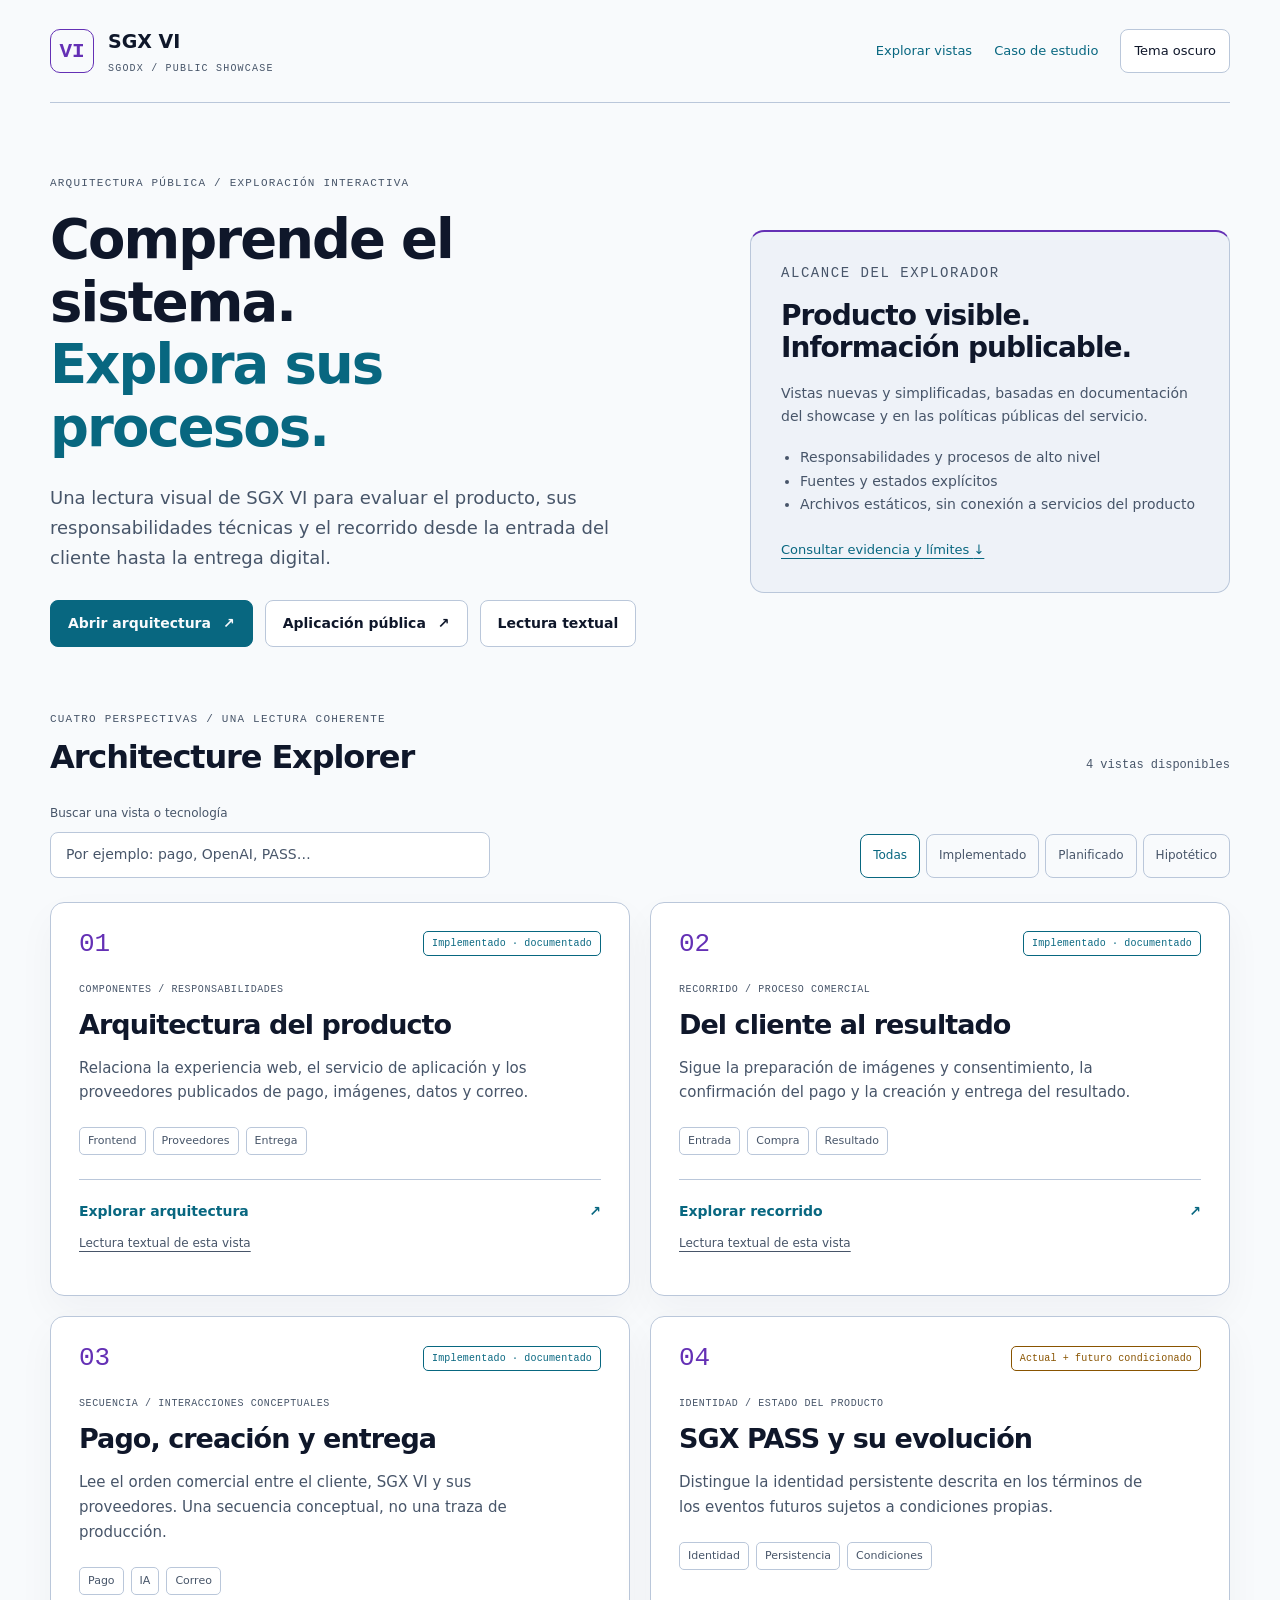
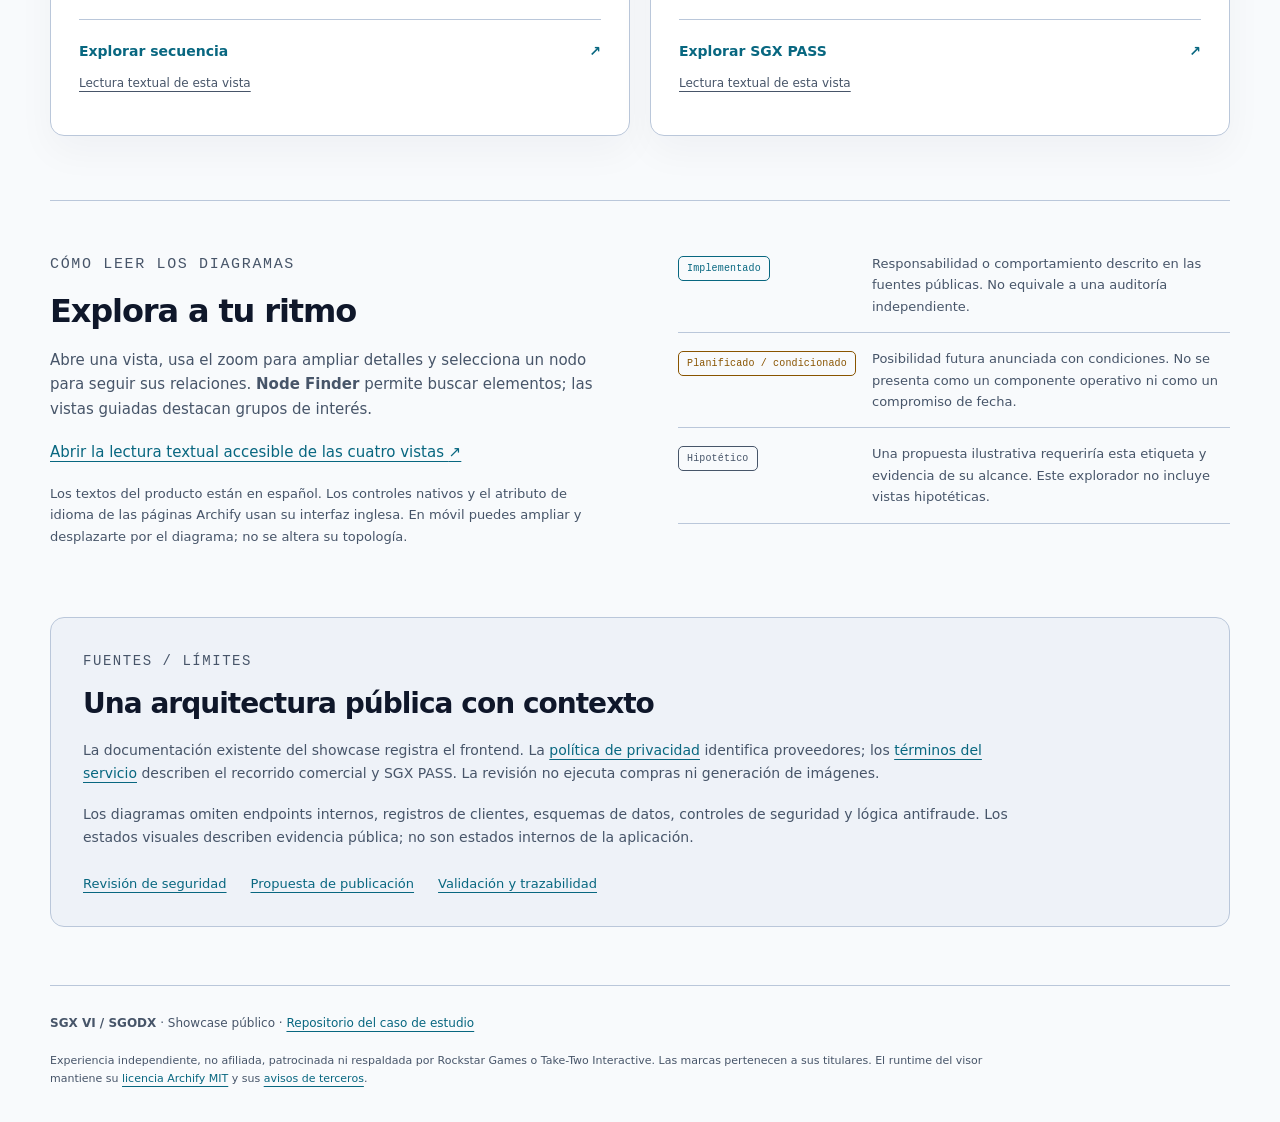
<file: docs/index.html>
<!doctype html>
<html lang="es">
<head>
  <meta charset="utf-8">
  <meta name="viewport" content="width=device-width, initial-scale=1">
  <meta name="description" content="Explora la arquitectura pública y los procesos de SGX VI: componentes, recorrido del cliente, pago, entrega y evolución de SGX PASS.">
  <meta http-equiv="Content-Security-Policy" content="default-src 'self'; script-src 'self'; style-src 'self'; img-src 'self' data:; connect-src 'none'; object-src 'none'; base-uri 'none'">
  <title>SGX VI · Architecture Explorer</title>
  <link rel="stylesheet" href="architecture-explorer/explorer.css">
  <script src="architecture-explorer/explorer.js" defer></script>
</head>
<body>
  <a class="skip-link" href="#contenido">Saltar al contenido</a>
  <header class="site-header wrap">
    <a class="brand" href="index.html" aria-label="SGX VI, inicio del Architecture Explorer"><span class="brand-mark" aria-hidden="true">VI</span><span>SGX VI <small>SGODX / PUBLIC SHOWCASE</small></span></a>
    <nav aria-label="Navegación principal">
      <a href="#vistas">Explorar vistas</a>
      <a href="https://github.com/dpsychoo/gta-vi-generator-showcase">Caso de estudio</a>
      <button id="theme-toggle" class="theme-toggle" type="button" aria-pressed="false" disabled>Tema oscuro</button>
    </nav>
  </header>
  <main id="contenido" class="wrap">
    <section class="hero" aria-labelledby="titulo">
      <div>
        <p class="eyebrow">ARQUITECTURA PÚBLICA / EXPLORACIÓN INTERACTIVA</p>
        <h1 id="titulo">Comprende el sistema.<br><span>Explora sus procesos.</span></h1>
        <p class="intro">Una lectura visual de SGX VI para evaluar el producto, sus responsabilidades técnicas y el recorrido desde la entrada del cliente hasta la entrega digital.</p>
        <div class="hero-actions">
          <a class="button primary" href="architecture-explorer/views/product.html">Abrir arquitectura <span aria-hidden="true">↗</span></a>
          <a class="button secondary" href="https://create.sgodx.com/">Aplicación pública <span aria-hidden="true">↗</span></a>
          <a class="button secondary" href="architecture-explorer/reading.html">Lectura textual</a>
        </div>
      </div>
      <aside class="scope" aria-labelledby="alcance-titulo">
        <p class="eyebrow">ALCANCE DEL EXPLORADOR</p>
        <h2 id="alcance-titulo">Producto visible.<br>Información publicable.</h2>
        <p>Vistas nuevas y simplificadas, basadas en documentación del showcase y en las políticas públicas del servicio.</p>
        <ul>
          <li>Responsabilidades y procesos de alto nivel</li>
          <li>Fuentes y estados explícitos</li>
          <li>Archivos estáticos, sin conexión a servicios del producto</li>
        </ul>
        <a href="#evidencia">Consultar evidencia y límites <span aria-hidden="true">↓</span></a>
      </aside>
    </section>

    <section id="vistas" class="views-section" aria-labelledby="vistas-titulo">
      <div class="section-heading"><div><p class="eyebrow">CUATRO PERSPECTIVAS / UNA LECTURA COHERENTE</p><h2 id="vistas-titulo">Architecture Explorer</h2></div><p id="result-count" role="status" aria-live="polite" aria-atomic="true">4 vistas disponibles</p></div>
      <div class="controls">
        <div class="search" role="search">
          <label for="view-search">Buscar una vista o tecnología</label>
          <input id="view-search" type="search" placeholder="Por ejemplo: pago, OpenAI, PASS…" aria-controls="view-grid" autocomplete="off" disabled>
        </div>
        <div class="filters" role="group" aria-label="Filtrar vistas por estado">
          <button type="button" data-filter="all" aria-pressed="true" aria-controls="view-grid" disabled>Todas</button>
          <button type="button" data-filter="implemented" aria-pressed="false" aria-controls="view-grid" disabled>Implementado</button>
          <button type="button" data-filter="planned" aria-pressed="false" aria-controls="view-grid" disabled>Planificado</button>
          <button type="button" data-filter="hypothetical" aria-pressed="false" aria-controls="view-grid" disabled>Hipotético</button>
        </div>
      </div>
      <noscript><p class="notice">Los enlaces a las vistas siguen disponibles. La búsqueda, los filtros y los controles interactivos de Archify requieren JavaScript.</p></noscript>
      <div id="view-grid" class="view-grid">
        <article class="view-card" data-state="implemented" data-keywords="arquitectura componentes astro react typescript vercel supabase almacenamiento openai mercado pago resend correo responsabilidades">
          <div class="card-top"><span class="view-number" aria-hidden="true">01</span><span class="status implemented">Implementado · documentado</span></div>
          <p class="view-type">COMPONENTES / RESPONSABILIDADES</p>
          <h3>Arquitectura del producto</h3>
          <p>Relaciona la experiencia web, el servicio de aplicación y los proveedores publicados de pago, imágenes, datos y correo.</p>
          <ul class="topics" aria-label="Temas de la vista"><li>Frontend</li><li>Proveedores</li><li>Entrega</li></ul>
          <a class="view-link" href="architecture-explorer/views/product.html">Explorar arquitectura <span aria-hidden="true">↗</span></a>
          <a class="text-alt-link" href="architecture-explorer/reading.html#product">Lectura textual de esta vista</a>
        </article>
        <article class="view-card" data-state="implemented" data-keywords="recorrido cliente usuario flujo formulario imagenes consentimiento entrada compra pago confirmacion generacion resultado">
          <div class="card-top"><span class="view-number" aria-hidden="true">02</span><span class="status implemented">Implementado · documentado</span></div>
          <p class="view-type">RECORRIDO / PROCESO COMERCIAL</p>
          <h3>Del cliente al resultado</h3>
          <p>Sigue la preparación de imágenes y consentimiento, la confirmación del pago y la creación y entrega del resultado.</p>
          <ul class="topics" aria-label="Temas de la vista"><li>Entrada</li><li>Compra</li><li>Resultado</li></ul>
          <a class="view-link" href="architecture-explorer/views/journey.html">Explorar recorrido <span aria-hidden="true">↗</span></a>
          <a class="text-alt-link" href="architecture-explorer/reading.html#journey">Lectura textual de esta vista</a>
        </article>
        <article class="view-card" data-state="implemented" data-keywords="secuencia pago entrega mercado pago openai resend correo imagen generacion checkout confirmacion">
          <div class="card-top"><span class="view-number" aria-hidden="true">03</span><span class="status implemented">Implementado · documentado</span></div>
          <p class="view-type">SECUENCIA / INTERACCIONES CONCEPTUALES</p>
          <h3>Pago, creación y entrega</h3>
          <p>Lee el orden comercial entre el cliente, SGX VI y sus proveedores. Una secuencia conceptual, no una traza de producción.</p>
          <ul class="topics" aria-label="Temas de la vista"><li>Pago</li><li>IA</li><li>Correo</li></ul>
          <a class="view-link" href="architecture-explorer/views/delivery.html">Explorar secuencia <span aria-hidden="true">↗</span></a>
          <a class="text-alt-link" href="architecture-explorer/reading.html#delivery">Lectura textual de esta vista</a>
        </article>
        <article class="view-card" data-state="implemented planned" data-keywords="sgx pass identidad persistente compras evolucion eventos futuros condicionado planificado condiciones">
          <div class="card-top"><span class="view-number" aria-hidden="true">04</span><span class="status planned">Actual + futuro condicionado</span></div>
          <p class="view-type">IDENTIDAD / ESTADO DEL PRODUCTO</p>
          <h3>SGX PASS y su evolución</h3>
          <p>Distingue la identidad persistente descrita en los términos de los eventos futuros sujetos a condiciones propias.</p>
          <ul class="topics" aria-label="Temas de la vista"><li>Identidad</li><li>Persistencia</li><li>Condiciones</li></ul>
          <a class="view-link" href="architecture-explorer/views/pass.html">Explorar SGX PASS <span aria-hidden="true">↗</span></a>
          <a class="text-alt-link" href="architecture-explorer/reading.html#pass">Lectura textual de esta vista</a>
        </article>
      </div>
      <div id="empty-state" class="empty-state" hidden><h3>No hay vistas para esta selección</h3><p id="empty-message">Prueba otra búsqueda o consulta todas las vistas.</p><button id="reset-search" class="button secondary" type="button">Mostrar todas las vistas</button></div>
    </section>

    <section class="reading-guide" aria-labelledby="guia-titulo">
      <div><p class="eyebrow">CÓMO LEER LOS DIAGRAMAS</p><h2 id="guia-titulo">Explora a tu ritmo</h2><p>Abre una vista, usa el zoom para ampliar detalles y selecciona un nodo para seguir sus relaciones. <strong>Node Finder</strong> permite buscar elementos; las vistas guiadas destacan grupos de interés.</p><p><a href="architecture-explorer/reading.html">Abrir la lectura textual accesible de las cuatro vistas <span aria-hidden="true">↗</span></a></p><p class="small">Los textos del producto están en español. Los controles nativos y el atributo de idioma de las páginas Archify usan su interfaz inglesa. En móvil puedes ampliar y desplazarte por el diagrama; no se altera su topología.</p></div>
      <dl class="state-legend">
        <div><dt><span class="status implemented">Implementado</span></dt><dd>Responsabilidad o comportamiento descrito en las fuentes públicas. No equivale a una auditoría independiente.</dd></div>
        <div><dt><span class="status planned">Planificado / condicionado</span></dt><dd>Posibilidad futura anunciada con condiciones. No se presenta como un componente operativo ni como un compromiso de fecha.</dd></div>
        <div><dt><span class="status hypothetical">Hipotético</span></dt><dd>Una propuesta ilustrativa requeriría esta etiqueta y evidencia de su alcance. Este explorador no incluye vistas hipotéticas.</dd></div>
      </dl>
    </section>

    <section id="evidencia" class="evidence" aria-labelledby="evidencia-titulo">
      <p class="eyebrow">FUENTES / LÍMITES</p><h2 id="evidencia-titulo">Una arquitectura pública con contexto</h2>
      <p>La documentación existente del showcase registra el frontend. La <a href="https://create.sgodx.com/privacidad">política de privacidad</a> identifica proveedores; los <a href="https://create.sgodx.com/terminos">términos del servicio</a> describen el recorrido comercial y SGX PASS. La revisión no ejecuta compras ni generación de imágenes.</p>
      <p>Los diagramas omiten endpoints internos, registros de clientes, esquemas de datos, controles de seguridad y lógica antifraude. Los estados visuales describen evidencia pública; no son estados internos de la aplicación.</p>
      <div class="document-links"><a href="architecture-explorer/SECURITY_REVIEW.md">Revisión de seguridad</a><a href="architecture-explorer/PUBLISHING.md">Propuesta de publicación</a><a href="architecture-explorer/VALIDATION.md">Validación y trazabilidad</a></div>
    </section>
  </main>
  <footer class="site-footer wrap"><p><strong>SGX VI / SGODX</strong> · Showcase público · <a href="https://github.com/dpsychoo/gta-vi-generator-showcase">Repositorio del caso de estudio</a></p><p>Experiencia independiente, no afiliada, patrocinada ni respaldada por Rockstar Games o Take-Two Interactive. Las marcas pertenecen a sus titulares. El runtime del visor mantiene su <a href="architecture-explorer/licenses/ARCHIFY-MIT.txt">licencia Archify MIT</a> y sus <a href="architecture-explorer/licenses/THIRD_PARTY_NOTICES.md">avisos de terceros</a>.</p></footer>
</body>
</html>
</file>
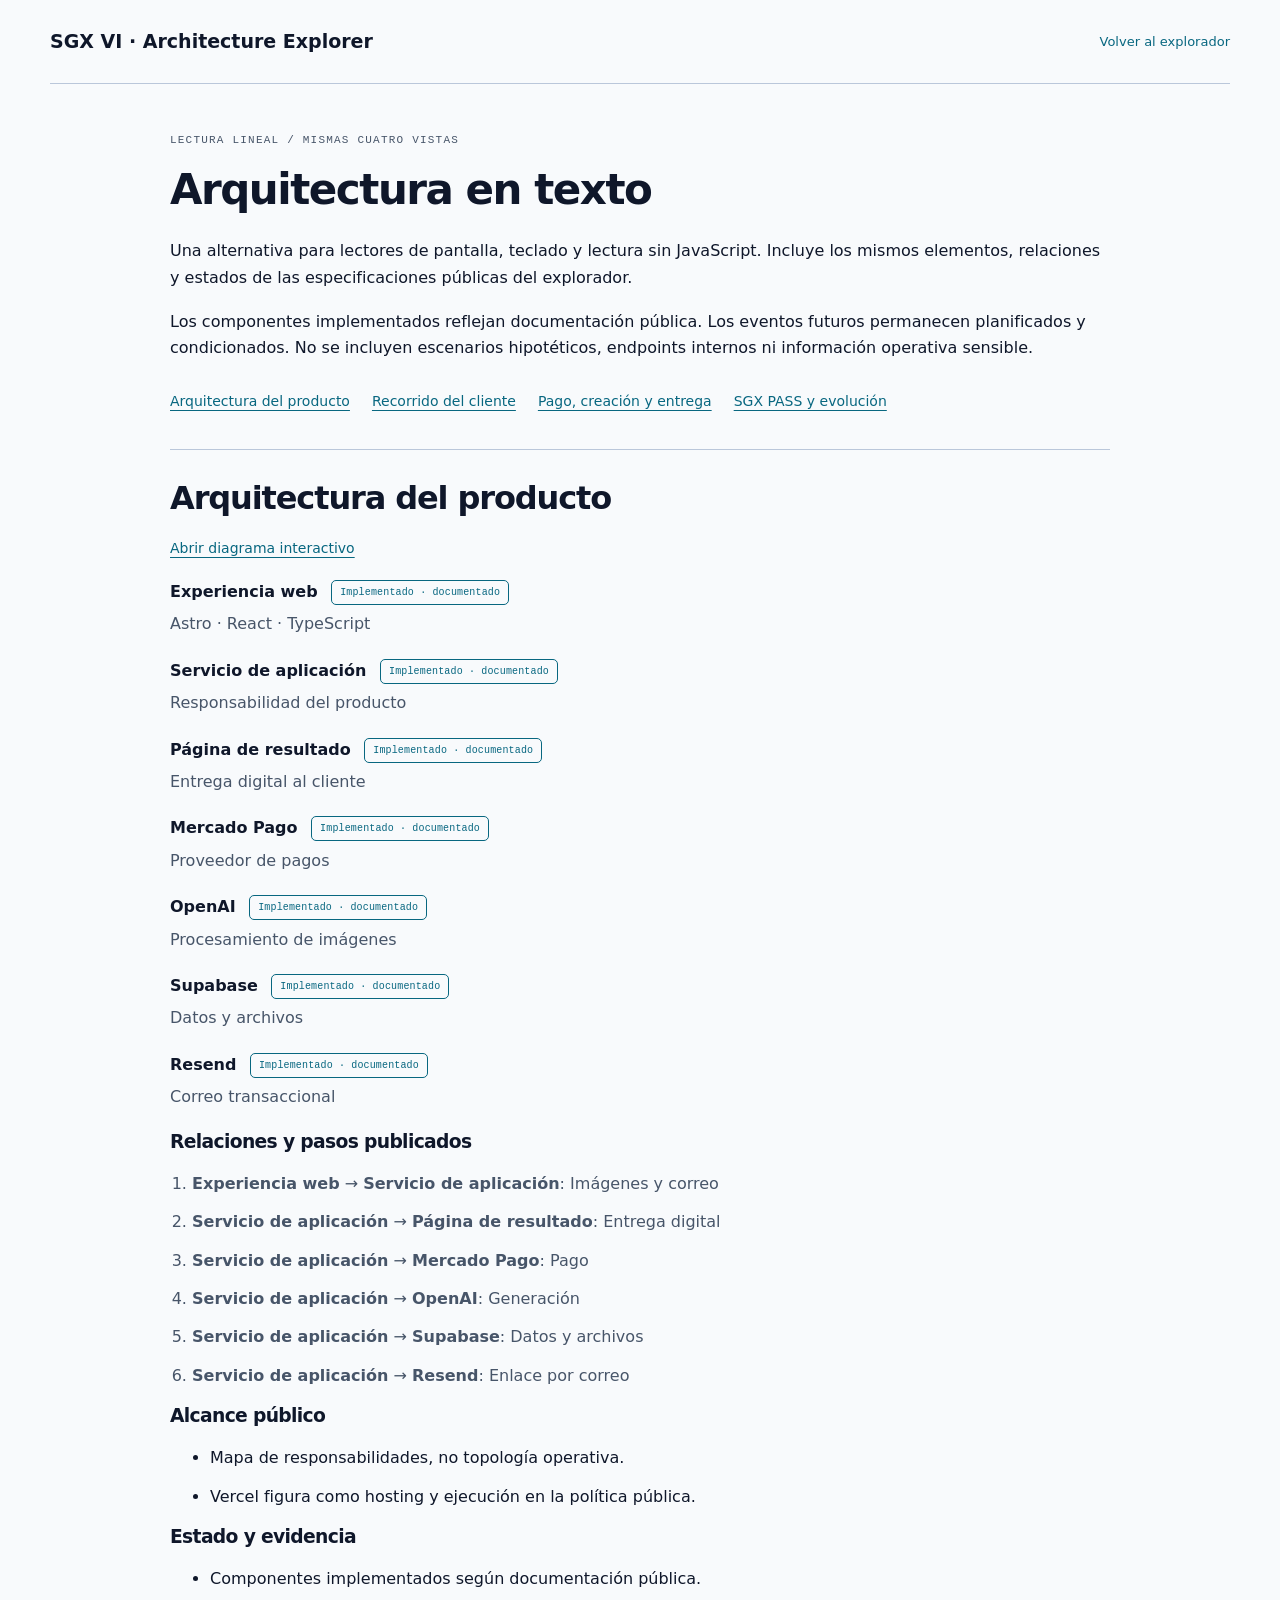
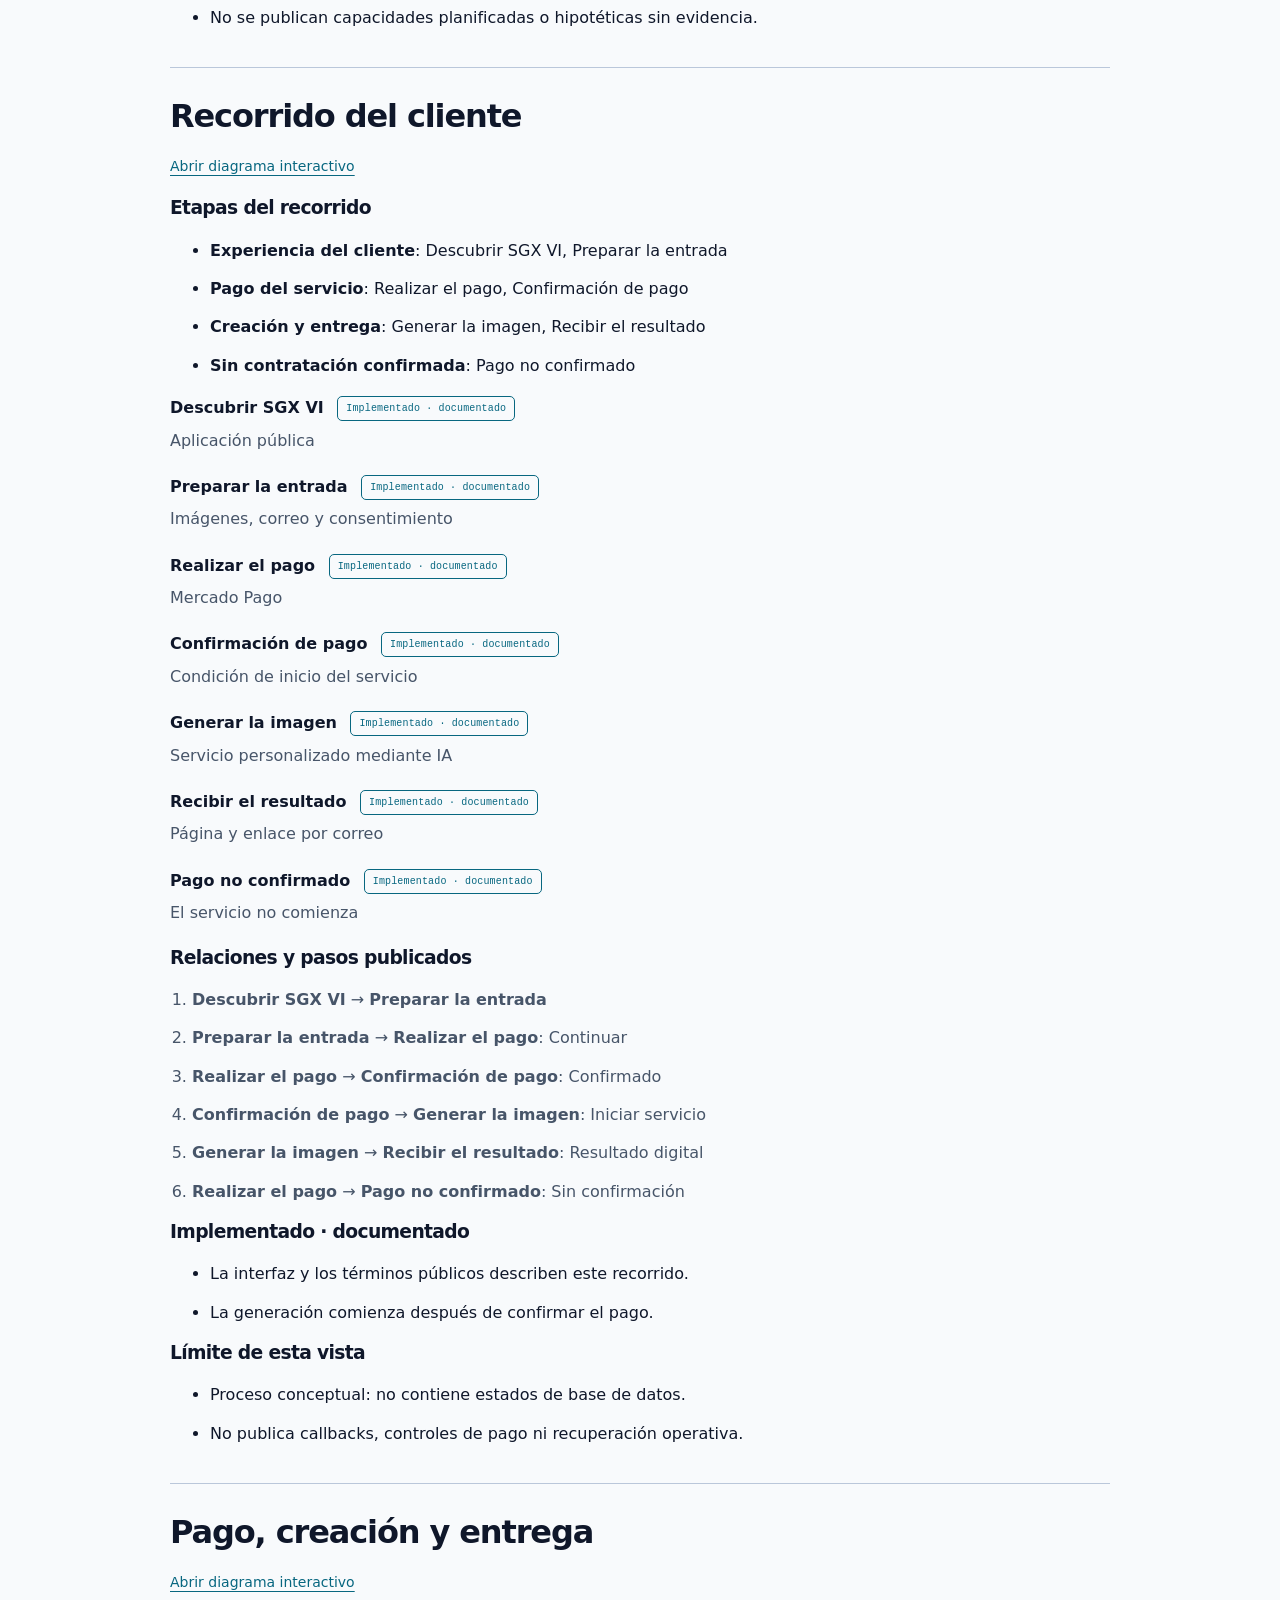
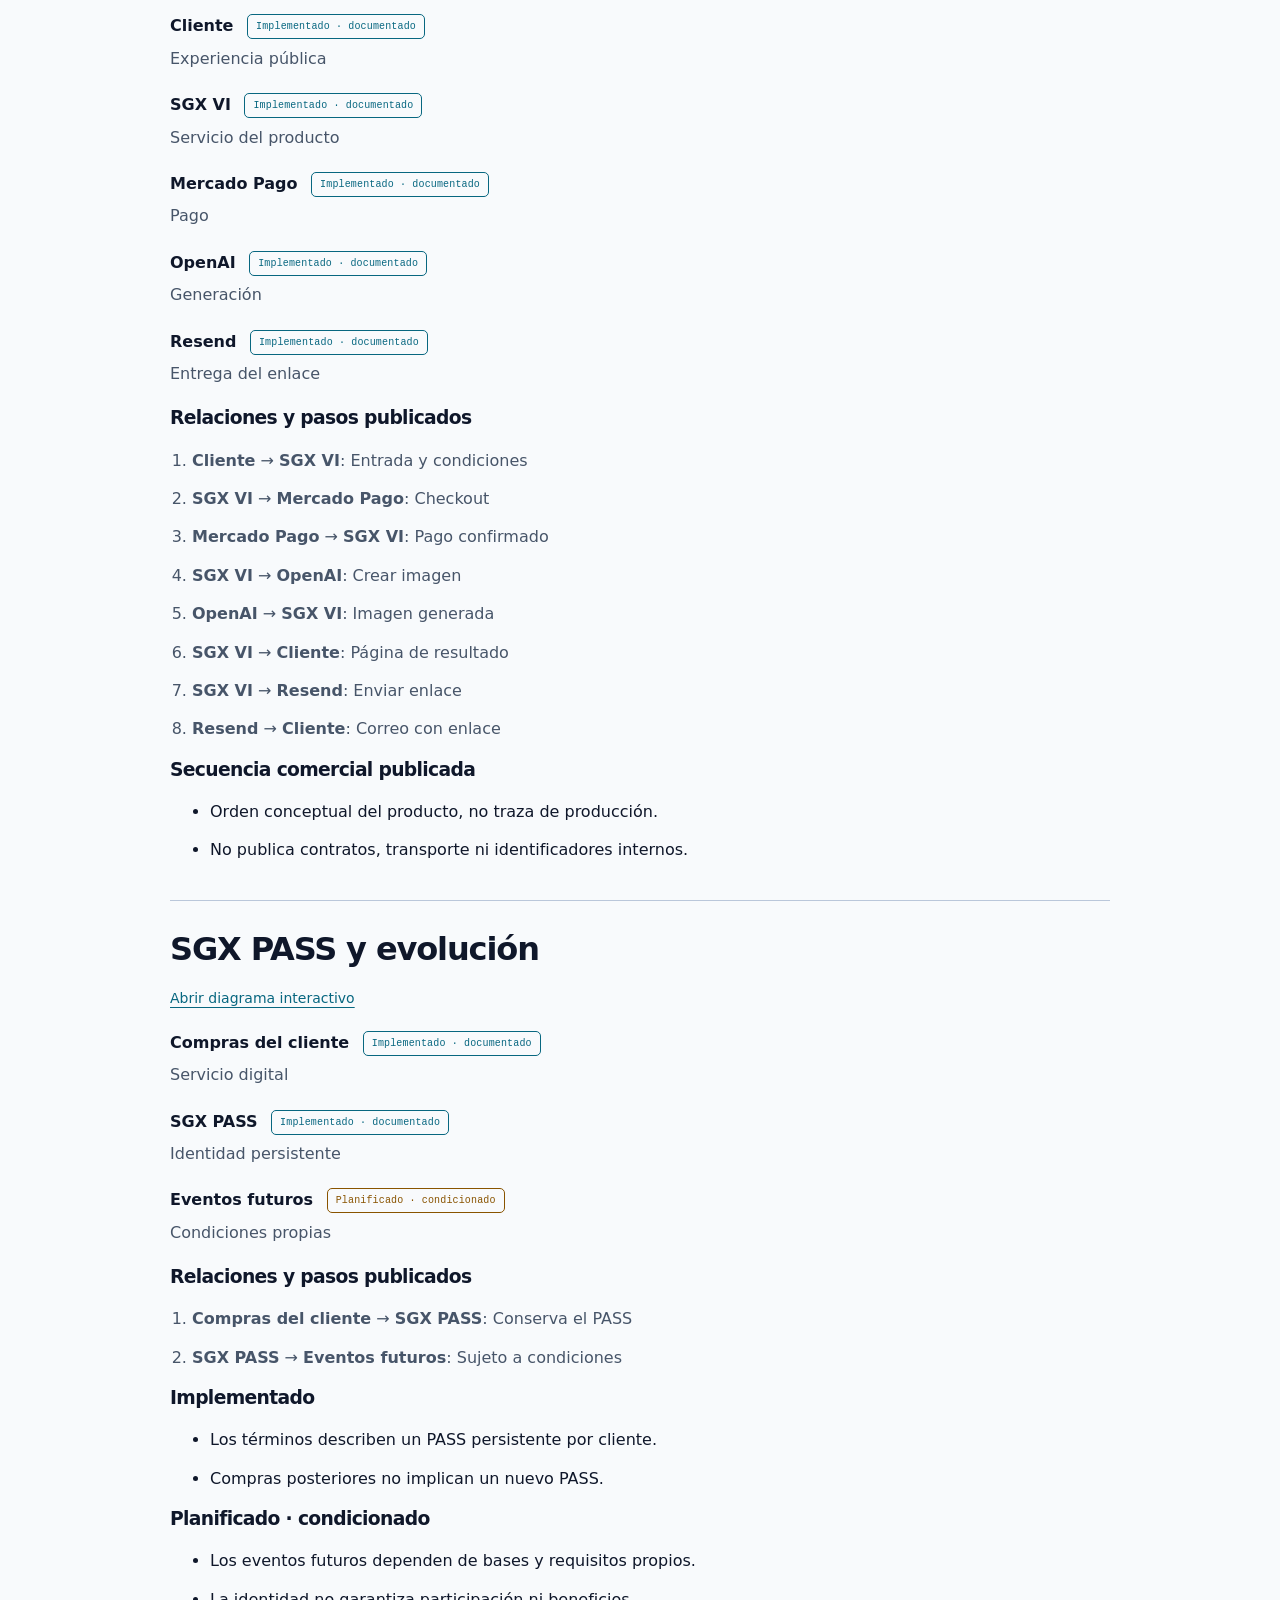
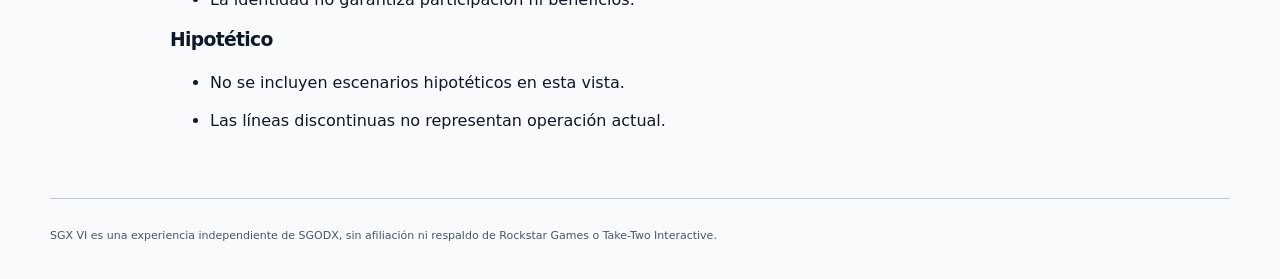
<file: docs/architecture-explorer/reading.html>
<!doctype html><html lang="es"><head><meta charset="utf-8"><meta name="viewport" content="width=device-width,initial-scale=1"><title>SGX VI · lectura textual de la arquitectura</title><link rel="stylesheet" href="explorer.css"></head><body><a class="skip-link" href="#contenido">Saltar al contenido</a><header class="site-header wrap"><a class="brand" href="../index.html">SGX VI · Architecture Explorer</a><nav aria-label="Navegación principal"><a href="../index.html#vistas">Volver al explorador</a></nav></header><main id="contenido" class="wrap text-main"><p class="eyebrow">LECTURA LINEAL / MISMAS CUATRO VISTAS</p><h1>Arquitectura en texto</h1><p>Una alternativa para lectores de pantalla, teclado y lectura sin JavaScript. Incluye los mismos elementos, relaciones y estados de las especificaciones públicas del explorador.</p><p>Los componentes implementados reflejan documentación pública. Los eventos futuros permanecen planificados y condicionados. No se incluyen escenarios hipotéticos, endpoints internos ni información operativa sensible.</p><nav class="text-navigation" aria-label="Índice de vistas"><a href="#product">Arquitectura del producto</a><a href="#journey">Recorrido del cliente</a><a href="#delivery">Pago, creación y entrega</a><a href="#pass">SGX PASS y evolución</a></nav><section id="product" class="text-section" aria-labelledby="title-product"><h2 id="title-product">Arquitectura del producto</h2><p><a href="views/product.html">Abrir diagrama interactivo</a></p><dl><dt>Experiencia web <span class="status implemented">Implementado · documentado</span></dt><dd>Astro · React · TypeScript</dd><dt>Servicio de aplicación <span class="status implemented">Implementado · documentado</span></dt><dd>Responsabilidad del producto</dd><dt>Página de resultado <span class="status implemented">Implementado · documentado</span></dt><dd>Entrega digital al cliente</dd><dt>Mercado Pago <span class="status implemented">Implementado · documentado</span></dt><dd>Proveedor de pagos</dd><dt>OpenAI <span class="status implemented">Implementado · documentado</span></dt><dd>Procesamiento de imágenes</dd><dt>Supabase <span class="status implemented">Implementado · documentado</span></dt><dd>Datos y archivos</dd><dt>Resend <span class="status implemented">Implementado · documentado</span></dt><dd>Correo transaccional</dd></dl><h3>Relaciones y pasos publicados</h3><ol class="connection-list"><li><strong>Experiencia web</strong> → <strong>Servicio de aplicación</strong>: Imágenes y correo</li><li><strong>Servicio de aplicación</strong> → <strong>Página de resultado</strong>: Entrega digital</li><li><strong>Servicio de aplicación</strong> → <strong>Mercado Pago</strong>: Pago</li><li><strong>Servicio de aplicación</strong> → <strong>OpenAI</strong>: Generación</li><li><strong>Servicio de aplicación</strong> → <strong>Supabase</strong>: Datos y archivos</li><li><strong>Servicio de aplicación</strong> → <strong>Resend</strong>: Enlace por correo</li></ol><h3>Alcance público</h3><ul><li>Mapa de responsabilidades, no topología operativa.</li><li>Vercel figura como hosting y ejecución en la política pública.</li></ul><h3>Estado y evidencia</h3><ul><li>Componentes implementados según documentación pública.</li><li>No se publican capacidades planificadas o hipotéticas sin evidencia.</li></ul></section><section id="journey" class="text-section" aria-labelledby="title-journey"><h2 id="title-journey">Recorrido del cliente</h2><p><a href="views/journey.html">Abrir diagrama interactivo</a></p><h3>Etapas del recorrido</h3><ul class="lane-list"><li><strong>Experiencia del cliente</strong>: Descubrir SGX VI, Preparar la entrada</li><li><strong>Pago del servicio</strong>: Realizar el pago, Confirmación de pago</li><li><strong>Creación y entrega</strong>: Generar la imagen, Recibir el resultado</li><li><strong>Sin contratación confirmada</strong>: Pago no confirmado</li></ul><dl><dt>Descubrir SGX VI <span class="status implemented">Implementado · documentado</span></dt><dd>Aplicación pública</dd><dt>Preparar la entrada <span class="status implemented">Implementado · documentado</span></dt><dd>Imágenes, correo y consentimiento</dd><dt>Realizar el pago <span class="status implemented">Implementado · documentado</span></dt><dd>Mercado Pago</dd><dt>Confirmación de pago <span class="status implemented">Implementado · documentado</span></dt><dd>Condición de inicio del servicio</dd><dt>Generar la imagen <span class="status implemented">Implementado · documentado</span></dt><dd>Servicio personalizado mediante IA</dd><dt>Recibir el resultado <span class="status implemented">Implementado · documentado</span></dt><dd>Página y enlace por correo</dd><dt>Pago no confirmado <span class="status implemented">Implementado · documentado</span></dt><dd>El servicio no comienza</dd></dl><h3>Relaciones y pasos publicados</h3><ol class="connection-list"><li><strong>Descubrir SGX VI</strong> → <strong>Preparar la entrada</strong></li><li><strong>Preparar la entrada</strong> → <strong>Realizar el pago</strong>: Continuar</li><li><strong>Realizar el pago</strong> → <strong>Confirmación de pago</strong>: Confirmado</li><li><strong>Confirmación de pago</strong> → <strong>Generar la imagen</strong>: Iniciar servicio</li><li><strong>Generar la imagen</strong> → <strong>Recibir el resultado</strong>: Resultado digital</li><li><strong>Realizar el pago</strong> → <strong>Pago no confirmado</strong>: Sin confirmación</li></ol><h3>Implementado · documentado</h3><ul><li>La interfaz y los términos públicos describen este recorrido.</li><li>La generación comienza después de confirmar el pago.</li></ul><h3>Límite de esta vista</h3><ul><li>Proceso conceptual: no contiene estados de base de datos.</li><li>No publica callbacks, controles de pago ni recuperación operativa.</li></ul></section><section id="delivery" class="text-section" aria-labelledby="title-delivery"><h2 id="title-delivery">Pago, creación y entrega</h2><p><a href="views/delivery.html">Abrir diagrama interactivo</a></p><dl><dt>Cliente <span class="status implemented">Implementado · documentado</span></dt><dd>Experiencia pública</dd><dt>SGX VI <span class="status implemented">Implementado · documentado</span></dt><dd>Servicio del producto</dd><dt>Mercado Pago <span class="status implemented">Implementado · documentado</span></dt><dd>Pago</dd><dt>OpenAI <span class="status implemented">Implementado · documentado</span></dt><dd>Generación</dd><dt>Resend <span class="status implemented">Implementado · documentado</span></dt><dd>Entrega del enlace</dd></dl><h3>Relaciones y pasos publicados</h3><ol class="connection-list"><li><strong>Cliente</strong> → <strong>SGX VI</strong>: Entrada y condiciones</li><li><strong>SGX VI</strong> → <strong>Mercado Pago</strong>: Checkout</li><li><strong>Mercado Pago</strong> → <strong>SGX VI</strong>: Pago confirmado</li><li><strong>SGX VI</strong> → <strong>OpenAI</strong>: Crear imagen</li><li><strong>OpenAI</strong> → <strong>SGX VI</strong>: Imagen generada</li><li><strong>SGX VI</strong> → <strong>Cliente</strong>: Página de resultado</li><li><strong>SGX VI</strong> → <strong>Resend</strong>: Enviar enlace</li><li><strong>Resend</strong> → <strong>Cliente</strong>: Correo con enlace</li></ol><h3>Secuencia comercial publicada</h3><ul><li>Orden conceptual del producto, no traza de producción.</li><li>No publica contratos, transporte ni identificadores internos.</li></ul></section><section id="pass" class="text-section" aria-labelledby="title-pass"><h2 id="title-pass">SGX PASS y evolución</h2><p><a href="views/pass.html">Abrir diagrama interactivo</a></p><dl><dt>Compras del cliente <span class="status implemented">Implementado · documentado</span></dt><dd>Servicio digital</dd><dt>SGX PASS <span class="status implemented">Implementado · documentado</span></dt><dd>Identidad persistente</dd><dt>Eventos futuros <span class="status planned">Planificado · condicionado</span></dt><dd>Condiciones propias</dd></dl><h3>Relaciones y pasos publicados</h3><ol class="connection-list"><li><strong>Compras del cliente</strong> → <strong>SGX PASS</strong>: Conserva el PASS</li><li><strong>SGX PASS</strong> → <strong>Eventos futuros</strong>: Sujeto a condiciones</li></ol><h3>Implementado</h3><ul><li>Los términos describen un PASS persistente por cliente.</li><li>Compras posteriores no implican un nuevo PASS.</li></ul><h3>Planificado · condicionado</h3><ul><li>Los eventos futuros dependen de bases y requisitos propios.</li><li>La identidad no garantiza participación ni beneficios.</li></ul><h3>Hipotético</h3><ul><li>No se incluyen escenarios hipotéticos en esta vista.</li><li>Las líneas discontinuas no representan operación actual.</li></ul></section></main><footer class="site-footer wrap"><p>SGX VI es una experiencia independiente de SGODX, sin afiliación ni respaldo de Rockstar Games o Take-Two Interactive.</p></footer></body></html>
</file>
<file: docs/architecture-explorer/explorer.css>
:root{color-scheme:dark light;--bg:#0a101f;--surface:#101a2e;--surface-soft:#0d1729;--text:#f8fafc;--muted:#b2bfd4;--line:#33425b;--cyan:#22d3ee;--violet:#a78bfa;--amber:#f8cd73;--shadow:0 16px 38px rgb(0 0 0 / .15)}
@media(prefers-color-scheme:light){:root{--bg:#f8fafc;--surface:#fff;--surface-soft:#eef2f8;--text:#0f172a;--muted:#475569;--line:#bac7da;--cyan:#086780;--violet:#6430b5;--amber:#895400;--shadow:0 16px 38px rgb(15 23 42 / .04)}}
:root[data-theme=dark]{color-scheme:dark;--bg:#0a101f;--surface:#101a2e;--surface-soft:#0d1729;--text:#f8fafc;--muted:#b2bfd4;--line:#33425b;--cyan:#22d3ee;--violet:#a78bfa;--amber:#f8cd73;--shadow:0 16px 38px rgb(0 0 0 / .15)}
:root[data-theme=light]{color-scheme:light;--bg:#f8fafc;--surface:#fff;--surface-soft:#eef2f8;--text:#0f172a;--muted:#475569;--line:#bac7da;--cyan:#086780;--violet:#6430b5;--amber:#895400;--shadow:0 16px 38px rgb(15 23 42 / .04)}
*{box-sizing:border-box}html{scroll-behavior:smooth;scroll-padding-top:24px}body{margin:0;background:var(--bg);color:var(--text);font:16px/1.65 system-ui,-apple-system,"Segoe UI",sans-serif}a{color:var(--cyan);text-underline-offset:4px}a:hover{text-decoration-thickness:2px}button,input{font:inherit}button{cursor:pointer}button:disabled,input:disabled{cursor:default}button:focus-visible,a:focus-visible,input:focus-visible,summary:focus-visible{outline:3px solid var(--cyan);outline-offset:5px}button,input,a{-webkit-tap-highlight-color:transparent}[hidden]{display:none!important}.wrap{width:min(1180px,calc(100% - 64px));margin-inline:auto}h1,h2,h3,p{margin-top:0}h1,h2,h3{line-height:1.15;letter-spacing:-.035em}h2{font-size:32px;margin-bottom:18px}p{margin-bottom:18px}.skip-link{position:absolute;top:12px;left:12px;transform:translateY(-180%);z-index:5;padding:10px 16px;background:var(--surface);border:1px solid var(--cyan)}.skip-link:focus{transform:none}
.site-header{display:flex;justify-content:space-between;align-items:center;gap:24px;padding-block:26px;border-bottom:1px solid var(--line)}.brand{display:flex;align-items:center;gap:14px;text-decoration:none;font-weight:750;font-size:19px;color:var(--text)}.brand small{display:block;color:var(--muted);font:10px/1.5 ui-monospace,monospace;letter-spacing:.12em;margin-top:4px}.brand-mark{display:grid;place-items:center;border:1px solid var(--violet);color:var(--violet);width:44px;height:44px;border-radius:10px;font:700 21px ui-monospace,monospace}.site-header nav{display:flex;align-items:center;gap:22px;font-size:13px}.site-header nav a{text-decoration:none}.theme-toggle{border:1px solid var(--line);border-radius:8px;background:var(--surface);color:var(--text);padding:9px 13px;min-height:44px;white-space:nowrap}
.hero{display:grid;grid-template-columns:1.3fr 1fr;gap:76px;align-items:center;padding-block:72px 64px}.eyebrow{color:var(--muted);font:11px/1.6 ui-monospace,monospace;letter-spacing:.11em;margin-bottom:16px}.hero h1{font-size:clamp(38px,4.25vw,60px);margin-bottom:24px}.hero h1 span{color:var(--cyan)}.intro{color:var(--muted);max-width:600px;font-size:18px;line-height:1.65}.hero-actions{display:flex;flex-wrap:wrap;gap:12px;margin-top:28px}.button{display:inline-flex;align-items:center;justify-content:center;gap:12px;min-height:46px;padding:11px 17px;border-radius:8px;text-decoration:none;font-size:14px;font-weight:650;border:1px solid var(--line)}.button.primary{background:var(--cyan);border-color:var(--cyan);color:var(--bg)}.button.secondary{background:var(--surface);color:var(--text)}.scope{border:1px solid var(--line);border-top:2px solid var(--violet);border-radius:14px;padding:30px;background:var(--surface-soft)}.scope h2{font-size:28px}.scope p,.scope ul{font-size:14px;color:var(--muted)}.scope ul{padding-left:19px;margin-bottom:20px}.scope a{font-size:13px}
.views-section{padding-bottom:64px}.section-heading{display:flex;justify-content:space-between;align-items:end;gap:24px;margin-bottom:28px}.section-heading h2{margin-bottom:0}.section-heading .eyebrow{margin-bottom:10px}#result-count{font:12px/1.7 ui-monospace,monospace;color:var(--muted);margin:0;white-space:nowrap}.controls{display:flex;align-items:end;justify-content:space-between;gap:24px;padding-bottom:24px}.search{width:min(440px,100%)}.search label{display:block;font-size:12px;color:var(--muted);margin-bottom:8px}.search input{display:block;width:100%;min-height:46px;background:var(--surface);color:var(--text);padding:10px 15px;border:1px solid var(--line);border-radius:8px;font-size:14px}.search input::placeholder{color:var(--muted);opacity:1}.filters{display:flex;flex-wrap:wrap;gap:6px}.filters button{min-height:44px;padding:9px 12px;background:transparent;color:var(--muted);border:1px solid var(--line);border-radius:8px;font-size:12px}.filters button[aria-pressed=true]{background:var(--surface);color:var(--cyan);border-color:var(--cyan)}.view-grid{display:grid;grid-template-columns:repeat(2,minmax(0,1fr));gap:20px}.view-card{display:flex;flex-direction:column;padding:28px;border:1px solid var(--line);border-radius:14px;background:var(--surface);box-shadow:var(--shadow)}.card-top{display:flex;justify-content:space-between;align-items:center;gap:12px;margin-bottom:24px}.view-number{font:26px/1 ui-monospace,monospace;color:var(--violet)}.status{display:inline-block;padding:4px 8px;border:1px solid currentColor;border-radius:5px;font:10px/1.5 ui-monospace,monospace;letter-spacing:.015em}.status.implemented{color:var(--cyan)}.status.planned{color:var(--amber)}.status.hypothetical{color:var(--muted)}.view-type{color:var(--muted);font:10px/1.7 ui-monospace,monospace;letter-spacing:.06em;margin-bottom:11px}.view-card h3{font-size:27px;margin-bottom:16px}.view-card>p:not(.view-type){font-size:15px;color:var(--muted);margin-bottom:22px;max-width:480px}.topics{display:flex;flex-wrap:wrap;gap:7px;padding:0;list-style:none;margin:0 0 24px}.topics li{font-size:11px;color:var(--muted);border:1px solid var(--line);border-radius:5px;padding:4px 8px}.view-link{margin-top:auto;font-size:14px;font-weight:650;text-decoration:none;border-top:1px solid var(--line);padding-top:20px;display:flex;justify-content:space-between}.text-alt-link{display:inline-block;min-height:44px;padding-top:11px;font-size:12px;color:var(--muted)}.text-alt-link:hover{color:var(--cyan)}.empty-state{text-align:center;border:1px solid var(--line);background:var(--surface);border-radius:14px;padding:40px 24px}.empty-state h3{font-size:24px}.empty-state p{color:var(--muted)}.notice{padding:14px;border:1px solid var(--line);border-radius:8px;color:var(--muted);font-size:14px}
.reading-guide{display:grid;grid-template-columns:1fr 1fr;gap:76px;border-top:1px solid var(--line);padding-block:52px}.reading-guide p{color:var(--muted);font-size:15px}.reading-guide .small{font-size:13px}.state-legend{margin:0}.state-legend>div{display:grid;grid-template-columns:178px 1fr;gap:16px;border-bottom:1px solid var(--line);padding:15px 0}.state-legend>div:first-child{padding-top:0}.state-legend dd{margin:0;color:var(--muted);font-size:13px}.evidence{border:1px solid var(--line);background:var(--surface-soft);border-radius:14px;padding:32px;margin-bottom:58px}.evidence h2{font-size:28px}.evidence p{color:var(--muted);max-width:940px;font-size:14px}.document-links{display:flex;flex-wrap:wrap;gap:12px 24px;margin-top:24px;font-size:13px}.site-footer{border-top:1px solid var(--line);padding-block:28px 34px;color:var(--muted);font-size:12px}.site-footer p:last-child{font-size:11px;max-width:980px;margin-bottom:0}
@media(max-width:1000px){.hero,.reading-guide{gap:32px}.hero{padding-top:52px}.controls{align-items:stretch;flex-direction:column;gap:16px}.search{width:100%}.state-legend>div{grid-template-columns:1fr;gap:10px}}
@media(max-width:700px){.wrap{width:calc(100% - 36px)}.site-header{align-items:start;flex-direction:column;gap:20px;padding-block:20px}.site-header nav{width:100%;justify-content:space-between;gap:12px;flex-wrap:wrap}.hero,.reading-guide{grid-template-columns:1fr;gap:30px}.hero{padding-block:42px}.hero h1{font-size:39px}.intro{font-size:16px}.scope{padding:24px}.section-heading{align-items:start;flex-direction:column;gap:16px}.section-heading h2{font-size:30px}.view-grid{grid-template-columns:1fr}.view-card{padding:24px}.card-top{gap:12px;align-items:start}.status{font-size:9px}.view-card h3{font-size:26px}.views-section{padding-bottom:40px}.reading-guide{padding-block:38px}.evidence{padding:24px;margin-bottom:40px}.evidence h2{font-size:27px}.state-legend>div{grid-template-columns:1fr}.document-links{flex-direction:column;gap:12px}}
@media(prefers-reduced-motion:reduce){html{scroll-behavior:auto}}
.text-main{max-width:940px;padding-block:48px}.text-main h1{font-size:42px;margin-bottom:24px}.text-section{border-top:1px solid var(--line);padding-top:30px;margin-top:36px}.text-section li{margin-bottom:12px}.text-section a{font-size:14px}.text-section dt{font-weight:700}.text-section dd{margin:6px 0 20px;color:var(--muted)}.text-section .connection-list{padding-left:22px;color:var(--muted)}.text-section .status{margin-left:8px;vertical-align:middle}.text-main .text-navigation{display:flex;flex-wrap:wrap;gap:12px 22px;margin-block:28px}.text-main .text-navigation a{font-size:14px}@media(max-width:700px){.text-main h1{font-size:32px}.text-section .status{display:table;margin:8px 0 0}}
</file>
